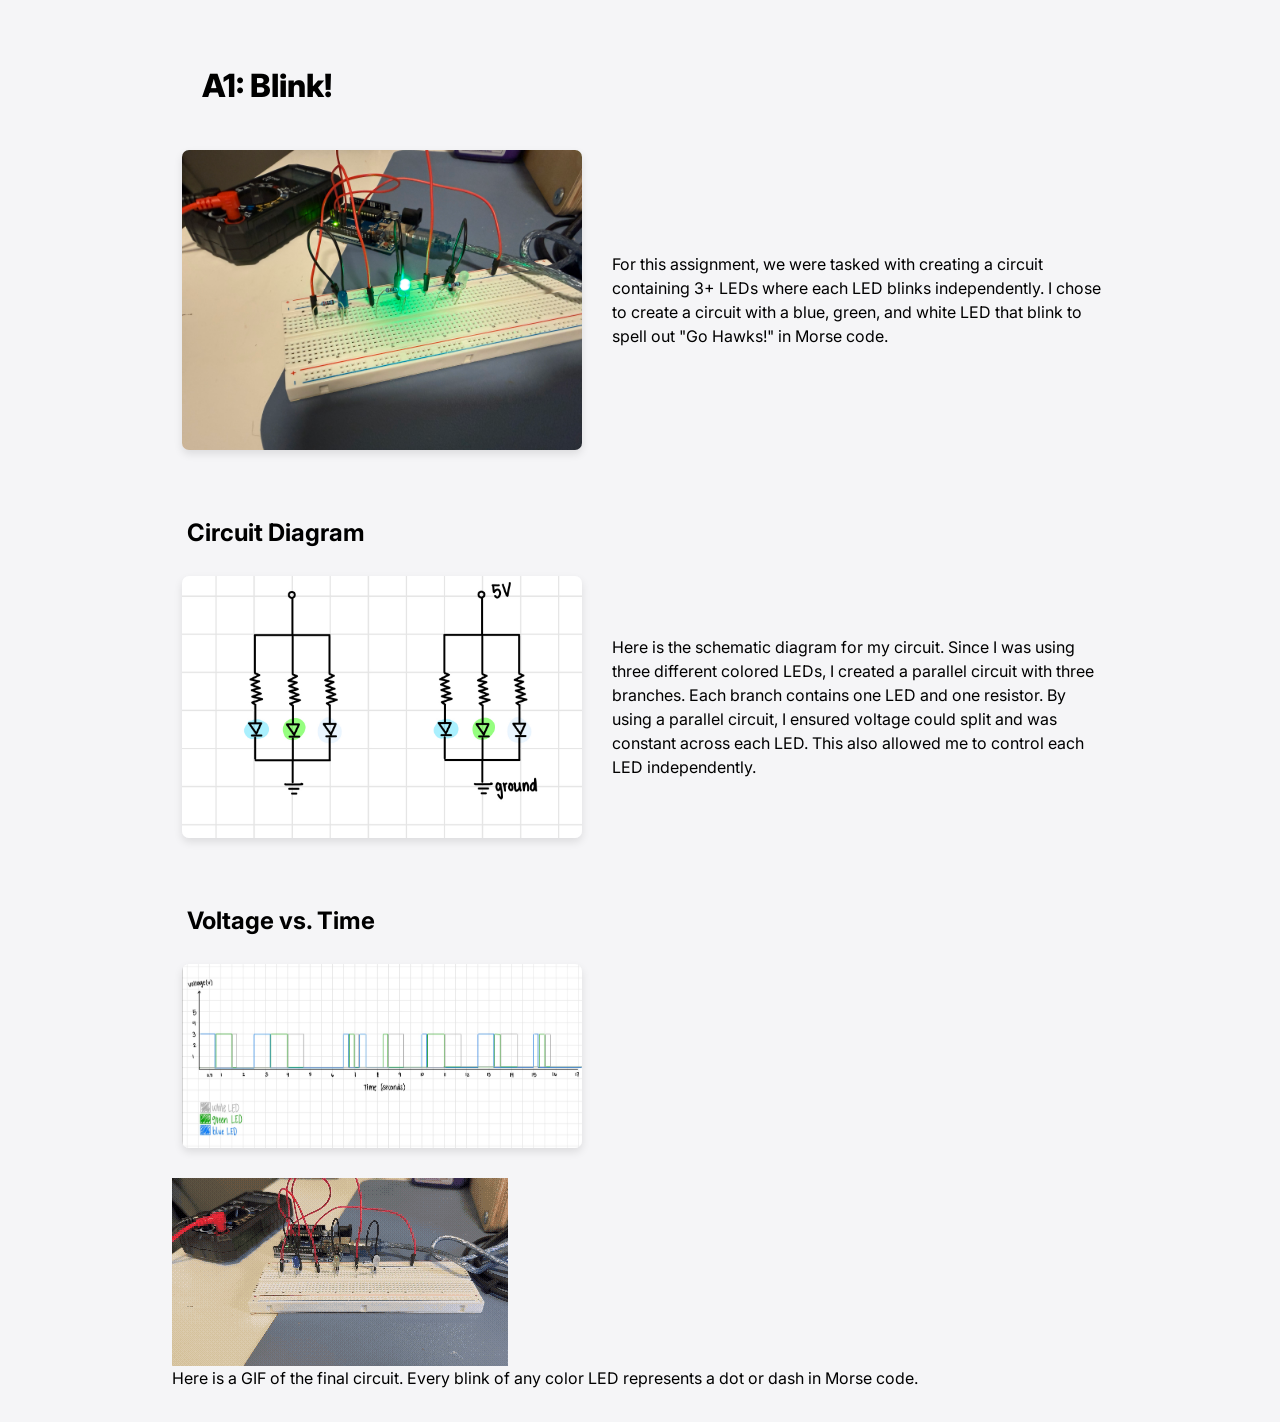
<file: docs/a1.html>
<!DOCTYPE html>
<html>
  <head>
    <meta charset="utf-8" />
    <meta name="viewport" content="width=device-width, maximum-scale=1.0" />

    <title>Example Student's HCDE 439 Physical Computing Page!</title>

    <link href="style.css" rel="stylesheet" type="text/css" />
  </head>

  <body>
    <h1>A1: Blink!</h1>
    <div class="image-text"> 
      <img src="A1_Circuit_Image.jpg" />
      <p> For this assignment, we were tasked with creating a circuit containing 3+ 
        LEDs where each LED blinks independently. 
      
         I chose to create a circuit with a blue, green, and white LED that blink to spell out 
         "Go Hawks!" in Morse code. 
      </p>

    </div>

    <hr style="border: none; height: 20px; background: none;">


    <h2> Circuit Diagram </h2>
    <div class="image-text">
      <img src="A1_Schematic.jpg" />

      <p> Here is the schematic diagram for my circuit. Since I was using three different colored LEDs, I 
        created a parallel circuit with three branches. Each branch contains one LED and one resistor. 
        By using a parallel circuit, I ensured voltage could split and was constant across each LED. 
        This also allowed me to control each LED independently.
     
      </p>
    </div>

<hr style="border: none; height: 20px; background: none;">

    <h2> Voltage vs. Time </h2>
        <div class="image-text">
      <img src="Voltage_v_time.jpg" />

        </div>




    <figure>
        <img src="A1_Blink.gif" />
        <figcaption> Here is a GIF of the final circuit. Every blink of any color LED represents
           a dot or dash in Morse code.
        </figcaption>

    </figure>


  </body>
</html>
</file>
<file: docs/style.css>
@import url("https://fonts.googleapis.com/css2?family=Inter:wght@100;200;300;400;500;600;700;800;900&display=swap");

*,
*::before,
*::after {
  box-sizing: border-box;
}

* {
  margin: 0;
}

img,
picture,
video,
canvas,
svg {
  display: block;
  max-width: 100%;
}

body {
  font-family: "Inter", sans-serif;
  line-height: 1.5;
  -webkit-font-smoothing: antialiased;
  max-width: 1000px;
  padding: 2em;
  margin: auto;
  background-color: #F5F5F7;
}

h1 {
  font-weight: 800;
  padding: 30px;
}

h2 {
  font-weight: 700;
  padding: 15px;
}

.header {
  display: flex;
  gap: 1em;
  margin-top: 1em;
}

.header img {
  width: 50%;
  object-fit: cover;
  border-radius: 7px;
  box-shadow: 0 4px 8px rgba(0,0,0,0.1);

}



.grid {
  display: grid;
  grid-template-columns: repeat(auto-fit, minmax(250px, 1fr));
  gap: 1em;
  margin-top: 2em;
}

.assignment a {
  color: #000;
  text-decoration: none;
}

.assignment a:hover {
  color: #5746E1;
}

.assignment img {
  aspect-ratio: 1;
  object-fit: cover;
  border-radius: 7px;
  box-shadow: 0 4px 8px rgba(0,0,0,0.1);

  display: inline-block; 
  transition: transform 0.2s ease-in-out; 

}

.assignment p {
  margin-top: 0.5em;
}



.assignment img:hover {
    animation: animate 1.5s ease-in-out;
}

@keyframes animate {
    0% {
        opacity: 1;
        transform: translateY(0px); /* Start above the original position */
    }
    50% {
        opacity: 1;
        transform: translateY(-8px);
        
    }
    100% {
        opacity: 1;
        transform: translateY(0px); /* Move below the original position */
    }
}


.image-text {
  display: flex; 
  align-items: center;
  gap: 20px;
  margin-bottom: 20px;
}



.image-text img {
  border-radius: 7px;
  box-shadow: 0 4px 8px rgba(0,0,0,0.1);
  margin: 10px;
  max-width: 400px;
  height: auto;
}
</file>
